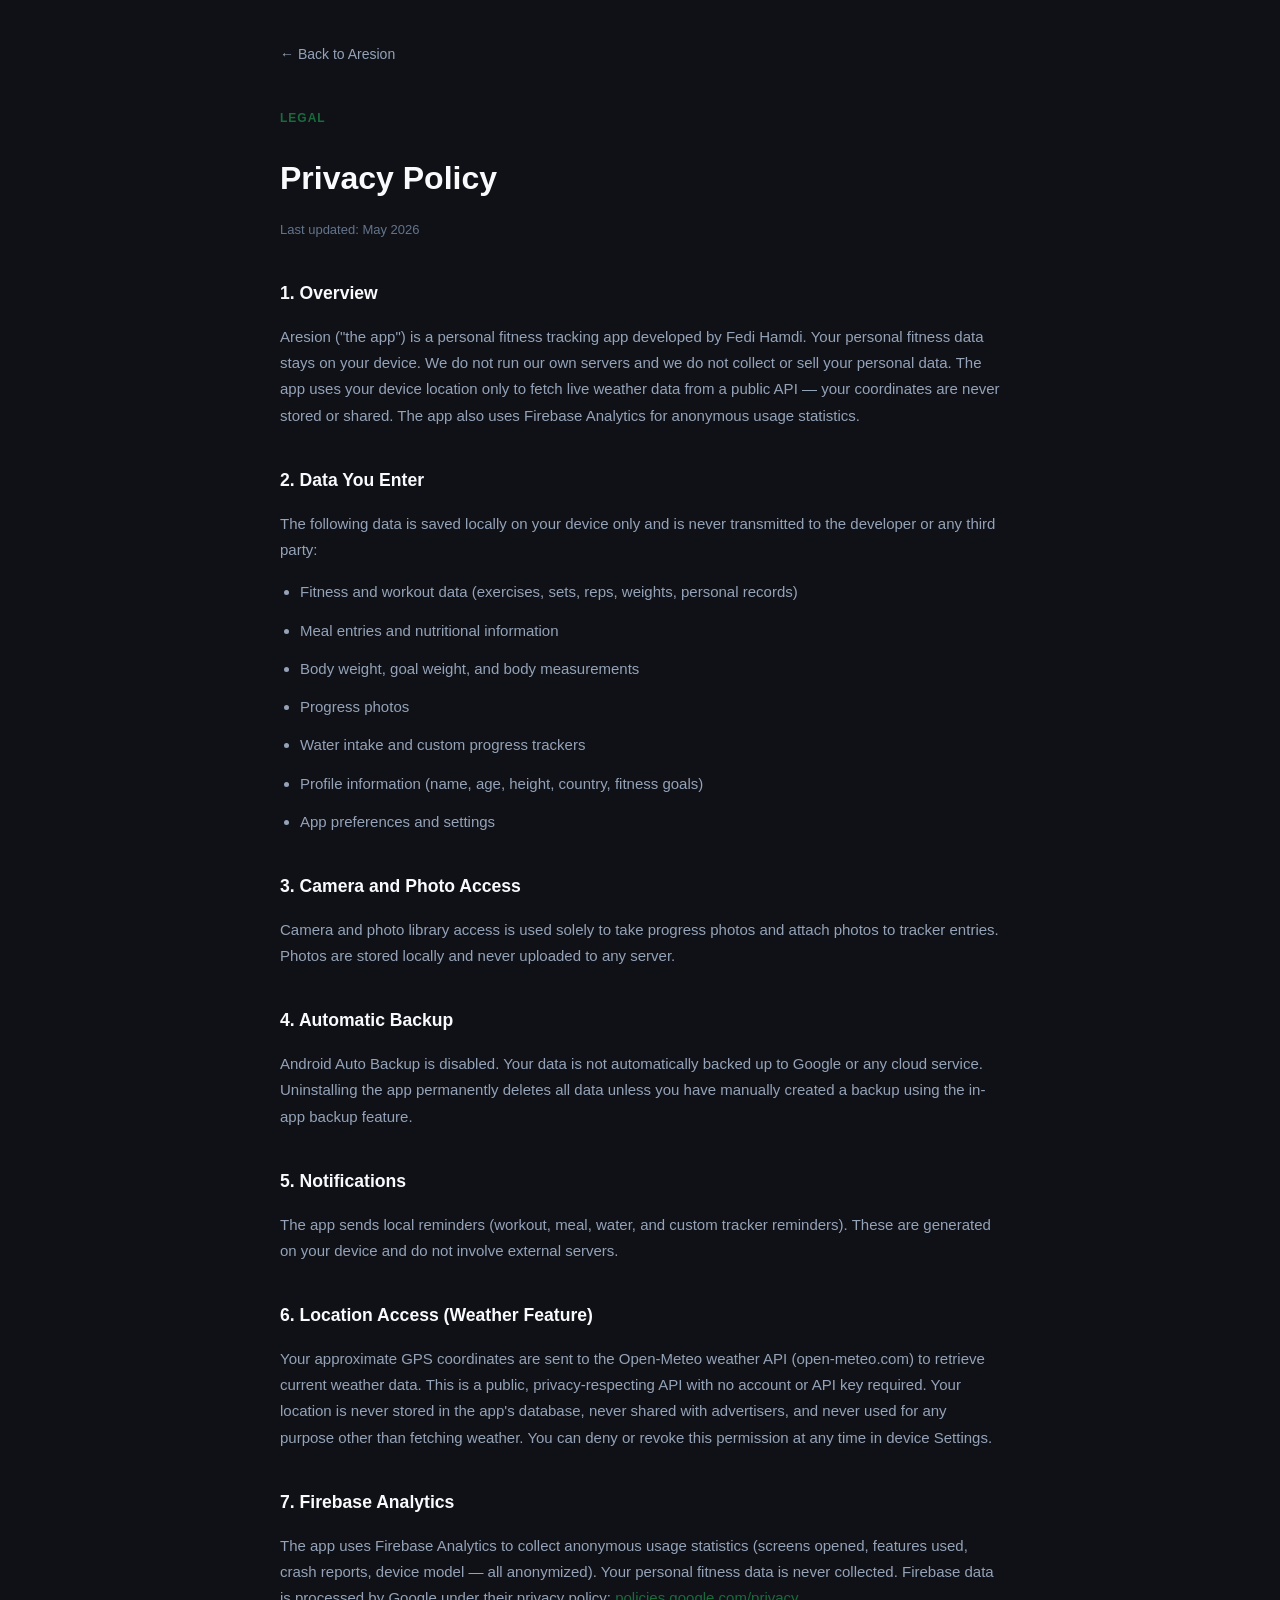
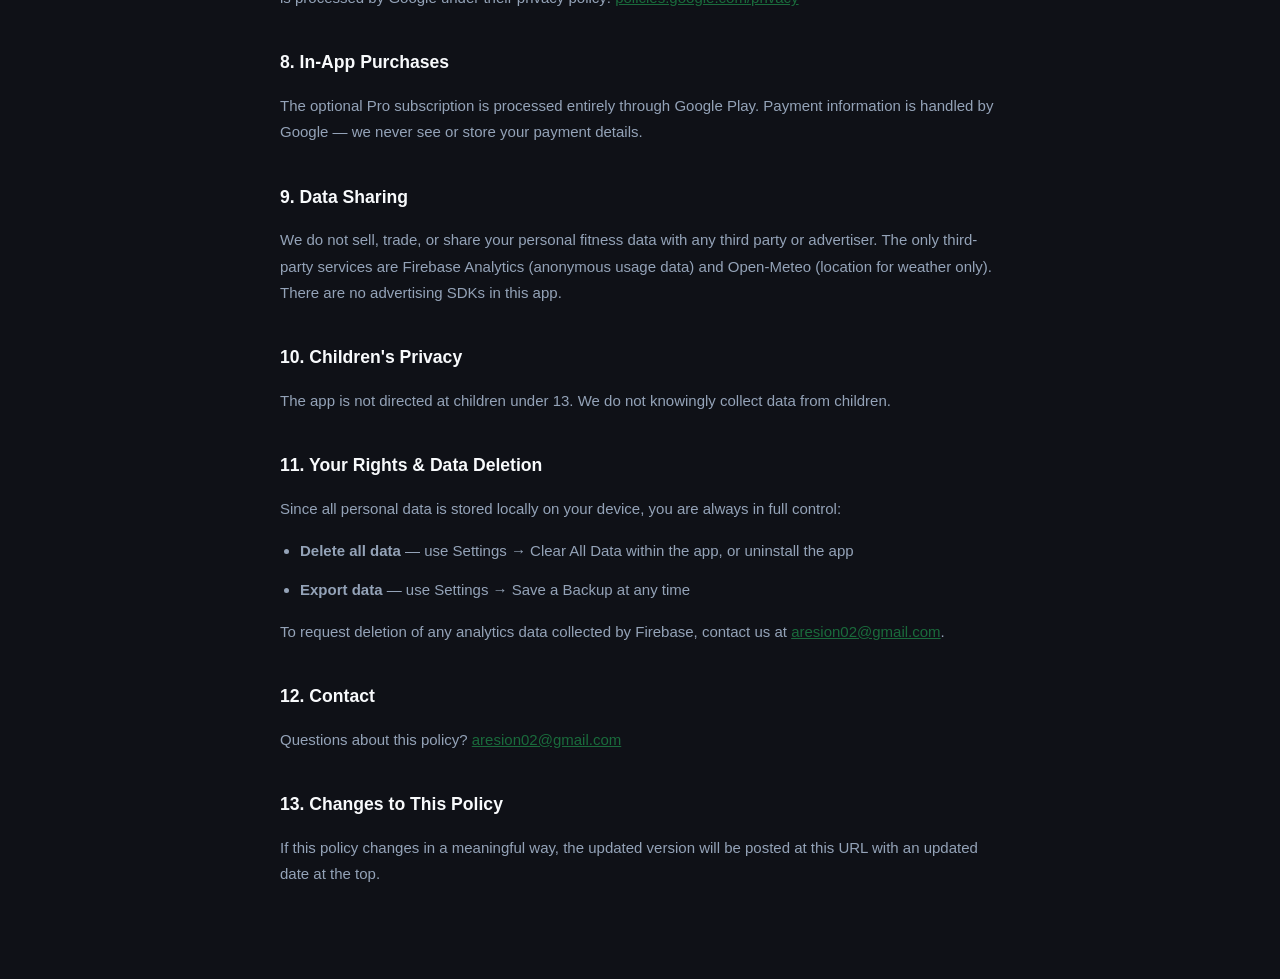
<file: privacy/index.html>
<!DOCTYPE html>
<html lang="en">
<head>
  <meta charset="utf-8">
  <meta name="viewport" content="width=device-width, initial-scale=1">
  <title>Privacy Policy — Aresion</title>
  <style>
    body { font-family: -apple-system, BlinkMacSystemFont, 'Segoe UI', sans-serif; max-width: 720px; margin: 0 auto; padding: 40px 24px 80px; color: #e2e8f0; background: #0f1117; line-height: 1.75; }
    h1 { font-size: 2rem; font-weight: 800; margin-bottom: 4px; color: #f8fafc; }
    h2 { font-size: 1.1rem; font-weight: 700; margin: 36px 0 10px; color: #f8fafc; }
    p, li { font-size: 15px; color: #94a3b8; margin-bottom: 12px; }
    ul { padding-left: 20px; }
    a { color: #1a6b3c; }
    .tag { font-size: 12px; font-weight: 700; letter-spacing: 1px; text-transform: uppercase; color: #1a6b3c; display: block; margin-bottom: 12px; }
    .sub { color: #64748b; font-size: 13px; }
    nav { margin-bottom: 40px; }
    nav a { color: #94a3b8; text-decoration: none; font-size: 14px; }
    nav a:hover { color: #f8fafc; }
  </style>
</head>
<body>
  <nav><a href="/Aresion/">← Back to Aresion</a></nav>
  <span class="tag">Legal</span>
  <h1>Privacy Policy</h1>
  <p class="sub">Last updated: May 2026</p>

  <h2>1. Overview</h2>
  <p>Aresion ("the app") is a personal fitness tracking app developed by Fedi Hamdi. Your personal fitness data stays on your device. We do not run our own servers and we do not collect or sell your personal data. The app uses your device location only to fetch live weather data from a public API — your coordinates are never stored or shared. The app also uses Firebase Analytics for anonymous usage statistics.</p>

  <h2>2. Data You Enter</h2>
  <p>The following data is saved locally on your device only and is never transmitted to the developer or any third party:</p>
  <ul>
    <li>Fitness and workout data (exercises, sets, reps, weights, personal records)</li>
    <li>Meal entries and nutritional information</li>
    <li>Body weight, goal weight, and body measurements</li>
    <li>Progress photos</li>
    <li>Water intake and custom progress trackers</li>
    <li>Profile information (name, age, height, country, fitness goals)</li>
    <li>App preferences and settings</li>
  </ul>

  <h2>3. Camera and Photo Access</h2>
  <p>Camera and photo library access is used solely to take progress photos and attach photos to tracker entries. Photos are stored locally and never uploaded to any server.</p>

  <h2>4. Automatic Backup</h2>
  <p>Android Auto Backup is disabled. Your data is not automatically backed up to Google or any cloud service. Uninstalling the app permanently deletes all data unless you have manually created a backup using the in-app backup feature.</p>

  <h2>5. Notifications</h2>
  <p>The app sends local reminders (workout, meal, water, and custom tracker reminders). These are generated on your device and do not involve external servers.</p>

  <h2>6. Location Access (Weather Feature)</h2>
  <p>Your approximate GPS coordinates are sent to the Open-Meteo weather API (open-meteo.com) to retrieve current weather data. This is a public, privacy-respecting API with no account or API key required. Your location is never stored in the app's database, never shared with advertisers, and never used for any purpose other than fetching weather. You can deny or revoke this permission at any time in device Settings.</p>

  <h2>7. Firebase Analytics</h2>
  <p>The app uses Firebase Analytics to collect anonymous usage statistics (screens opened, features used, crash reports, device model — all anonymized). Your personal fitness data is never collected. Firebase data is processed by Google under their privacy policy: <a href="https://policies.google.com/privacy">policies.google.com/privacy</a></p>

  <h2>8. In-App Purchases</h2>
  <p>The optional Pro subscription is processed entirely through Google Play. Payment information is handled by Google — we never see or store your payment details.</p>

  <h2>9. Data Sharing</h2>
  <p>We do not sell, trade, or share your personal fitness data with any third party or advertiser. The only third-party services are Firebase Analytics (anonymous usage data) and Open-Meteo (location for weather only). There are no advertising SDKs in this app.</p>

  <h2>10. Children's Privacy</h2>
  <p>The app is not directed at children under 13. We do not knowingly collect data from children.</p>

  <h2>11. Your Rights &amp; Data Deletion</h2>
  <p>Since all personal data is stored locally on your device, you are always in full control:</p>
  <ul>
    <li><strong>Delete all data</strong> — use Settings → Clear All Data within the app, or uninstall the app</li>
    <li><strong>Export data</strong> — use Settings → Save a Backup at any time</li>
  </ul>
  <p>To request deletion of any analytics data collected by Firebase, contact us at <a href="mailto:aresion02@gmail.com">aresion02@gmail.com</a>.</p>

  <h2>12. Contact</h2>
  <p>Questions about this policy? <a href="mailto:aresion02@gmail.com">aresion02@gmail.com</a></p>

  <h2>13. Changes to This Policy</h2>
  <p>If this policy changes in a meaningful way, the updated version will be posted at this URL with an updated date at the top.</p>
</body>
</html>
</file>
